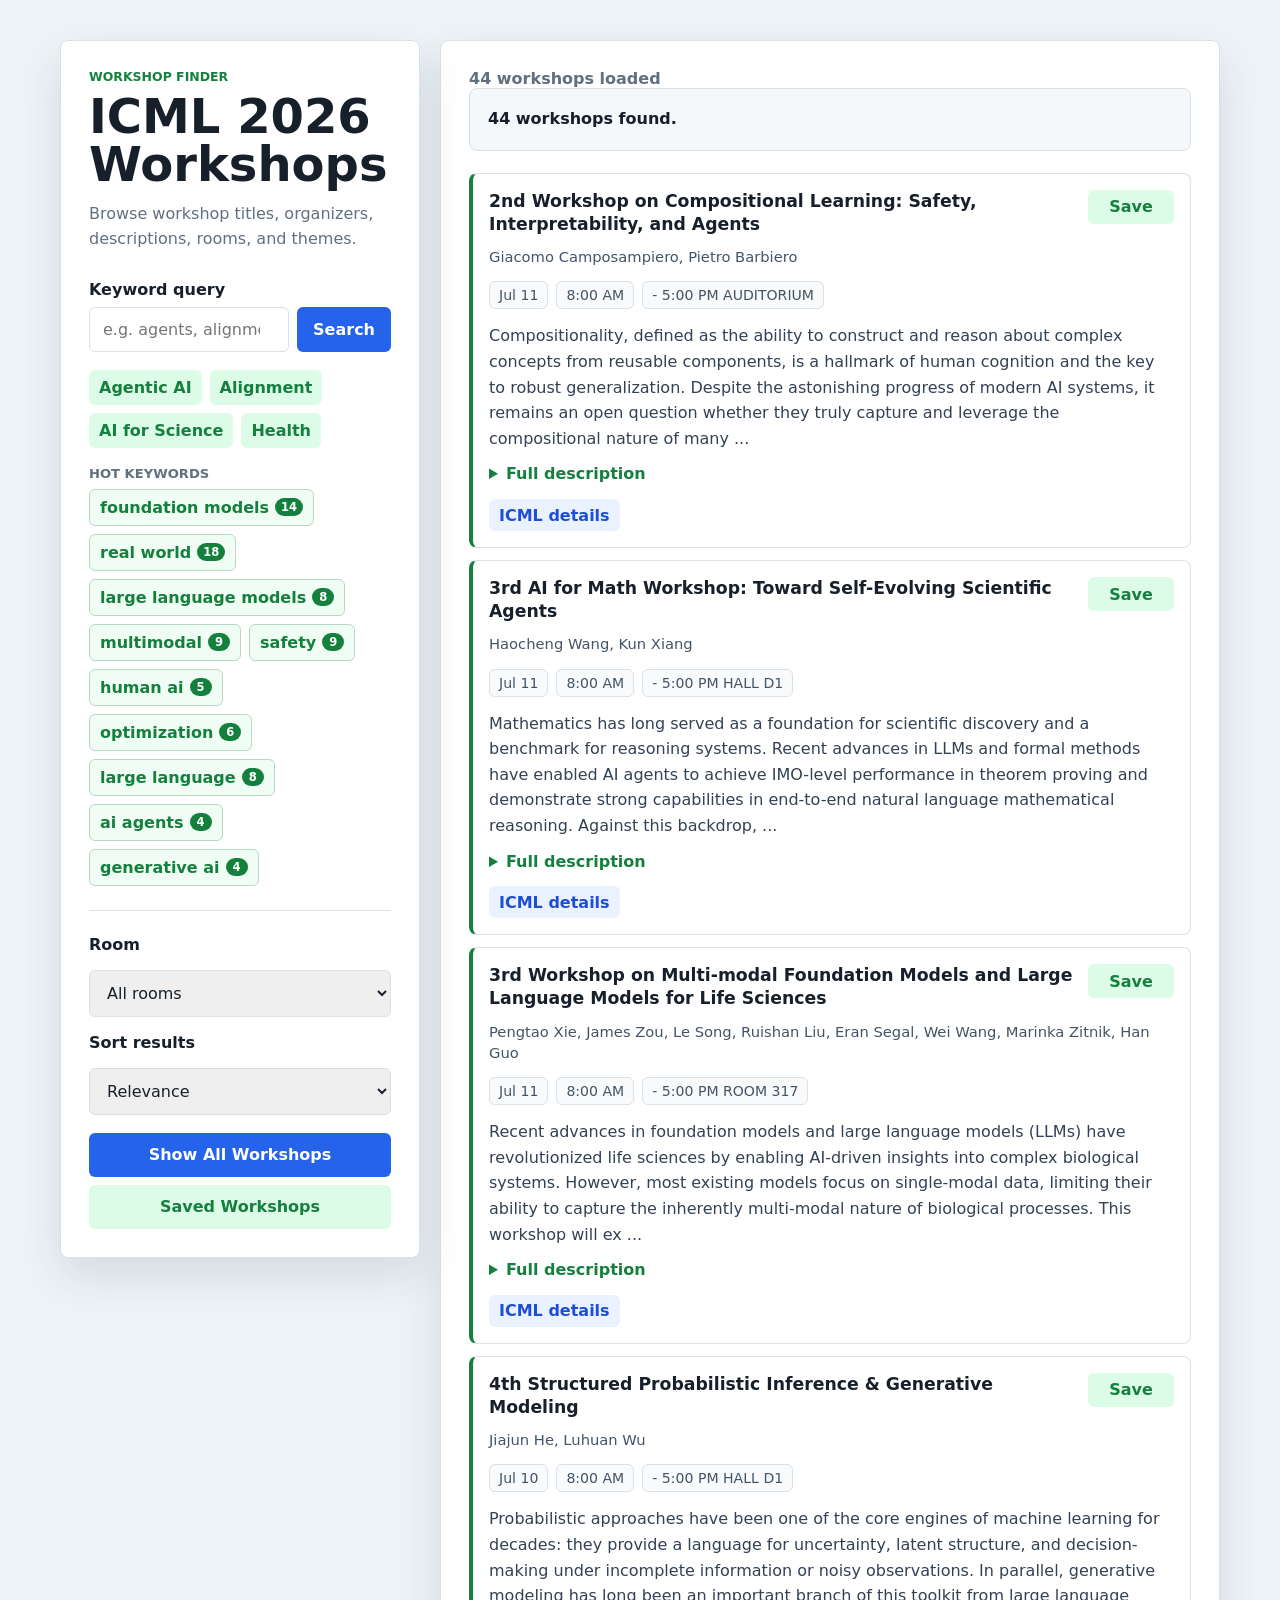
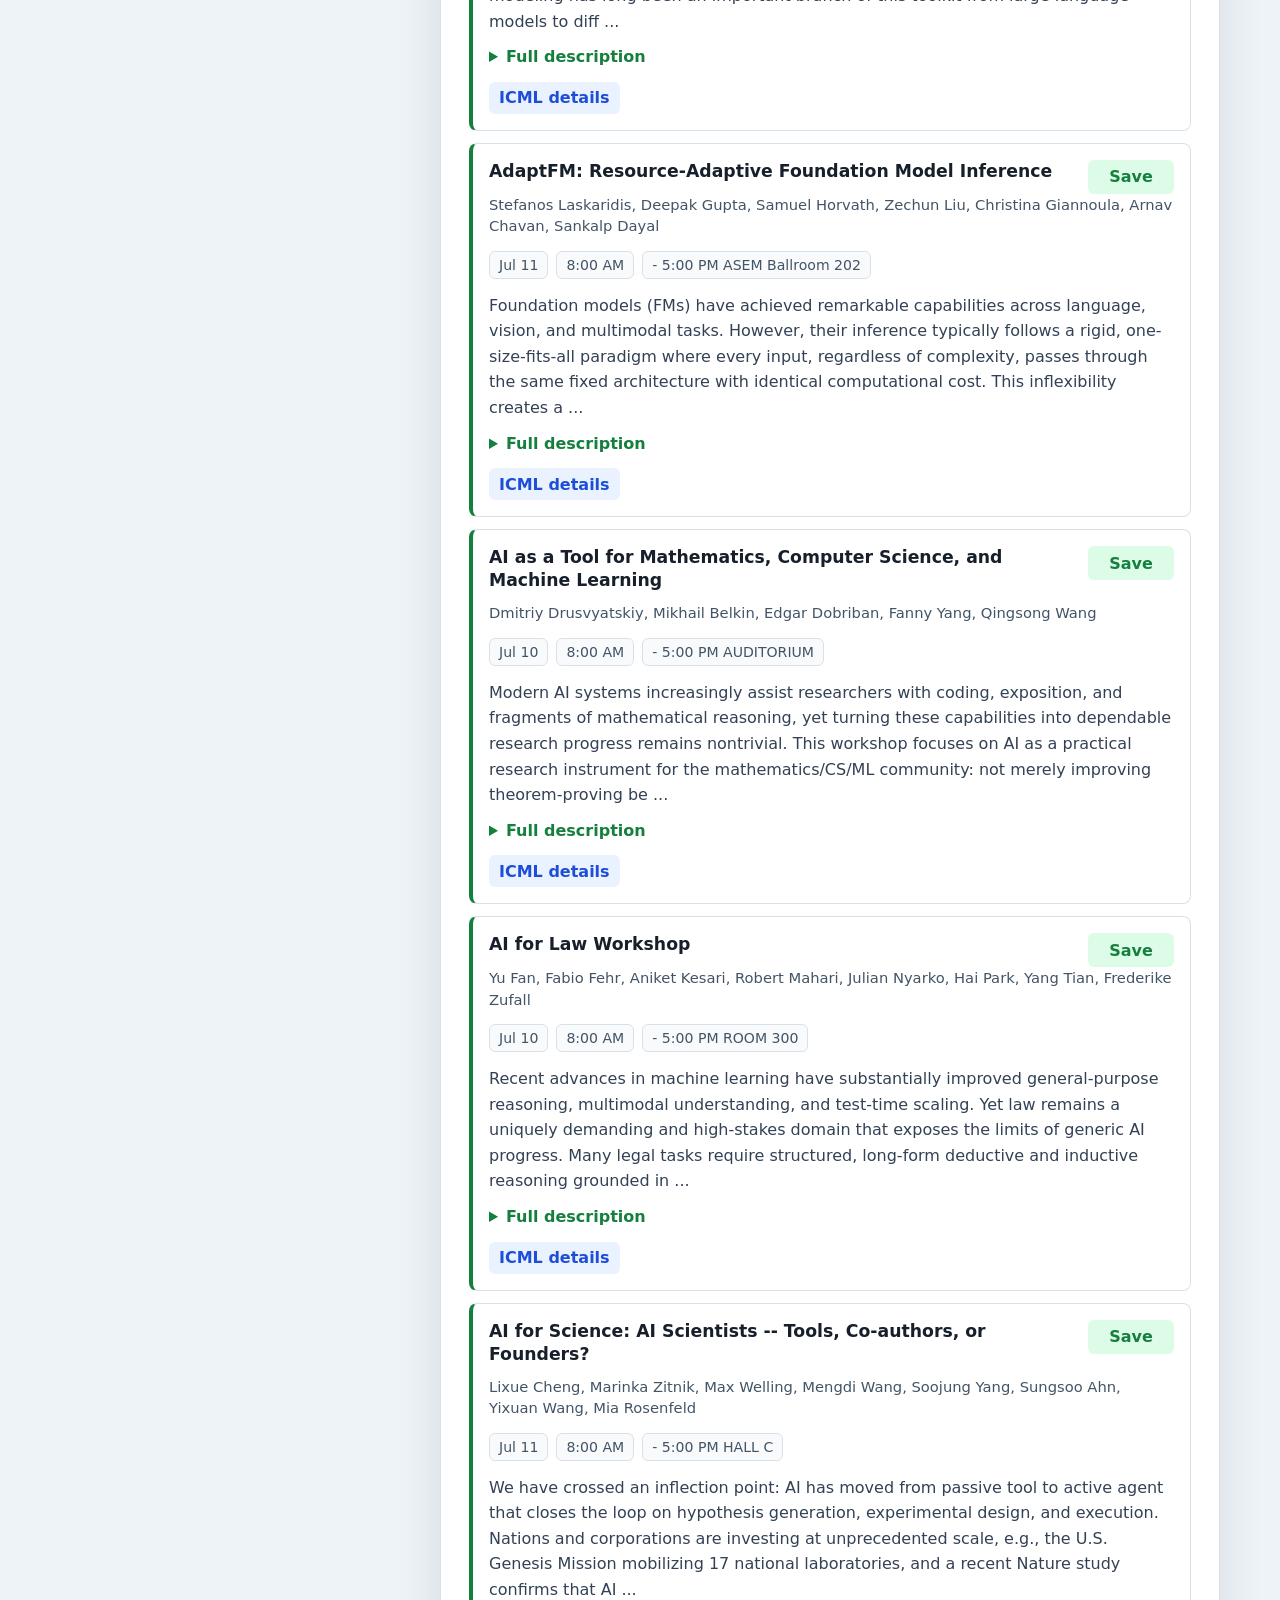
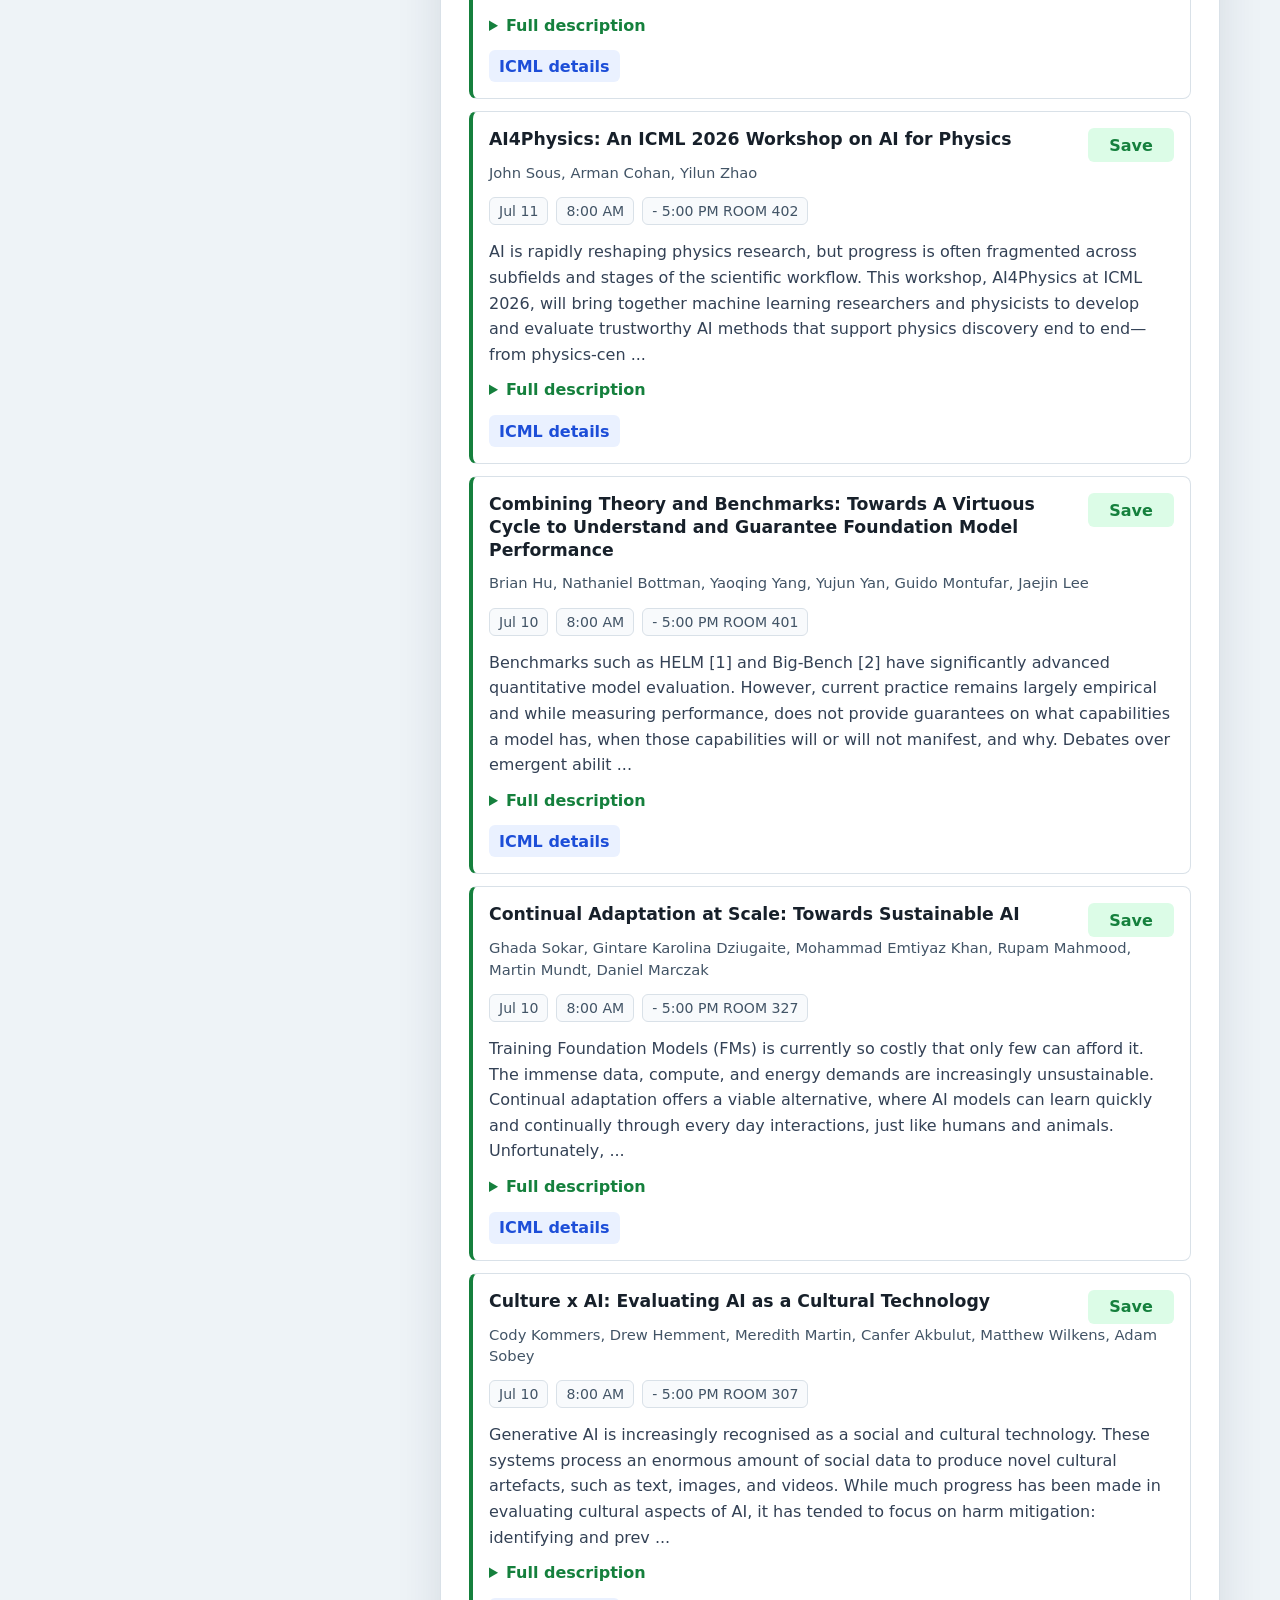
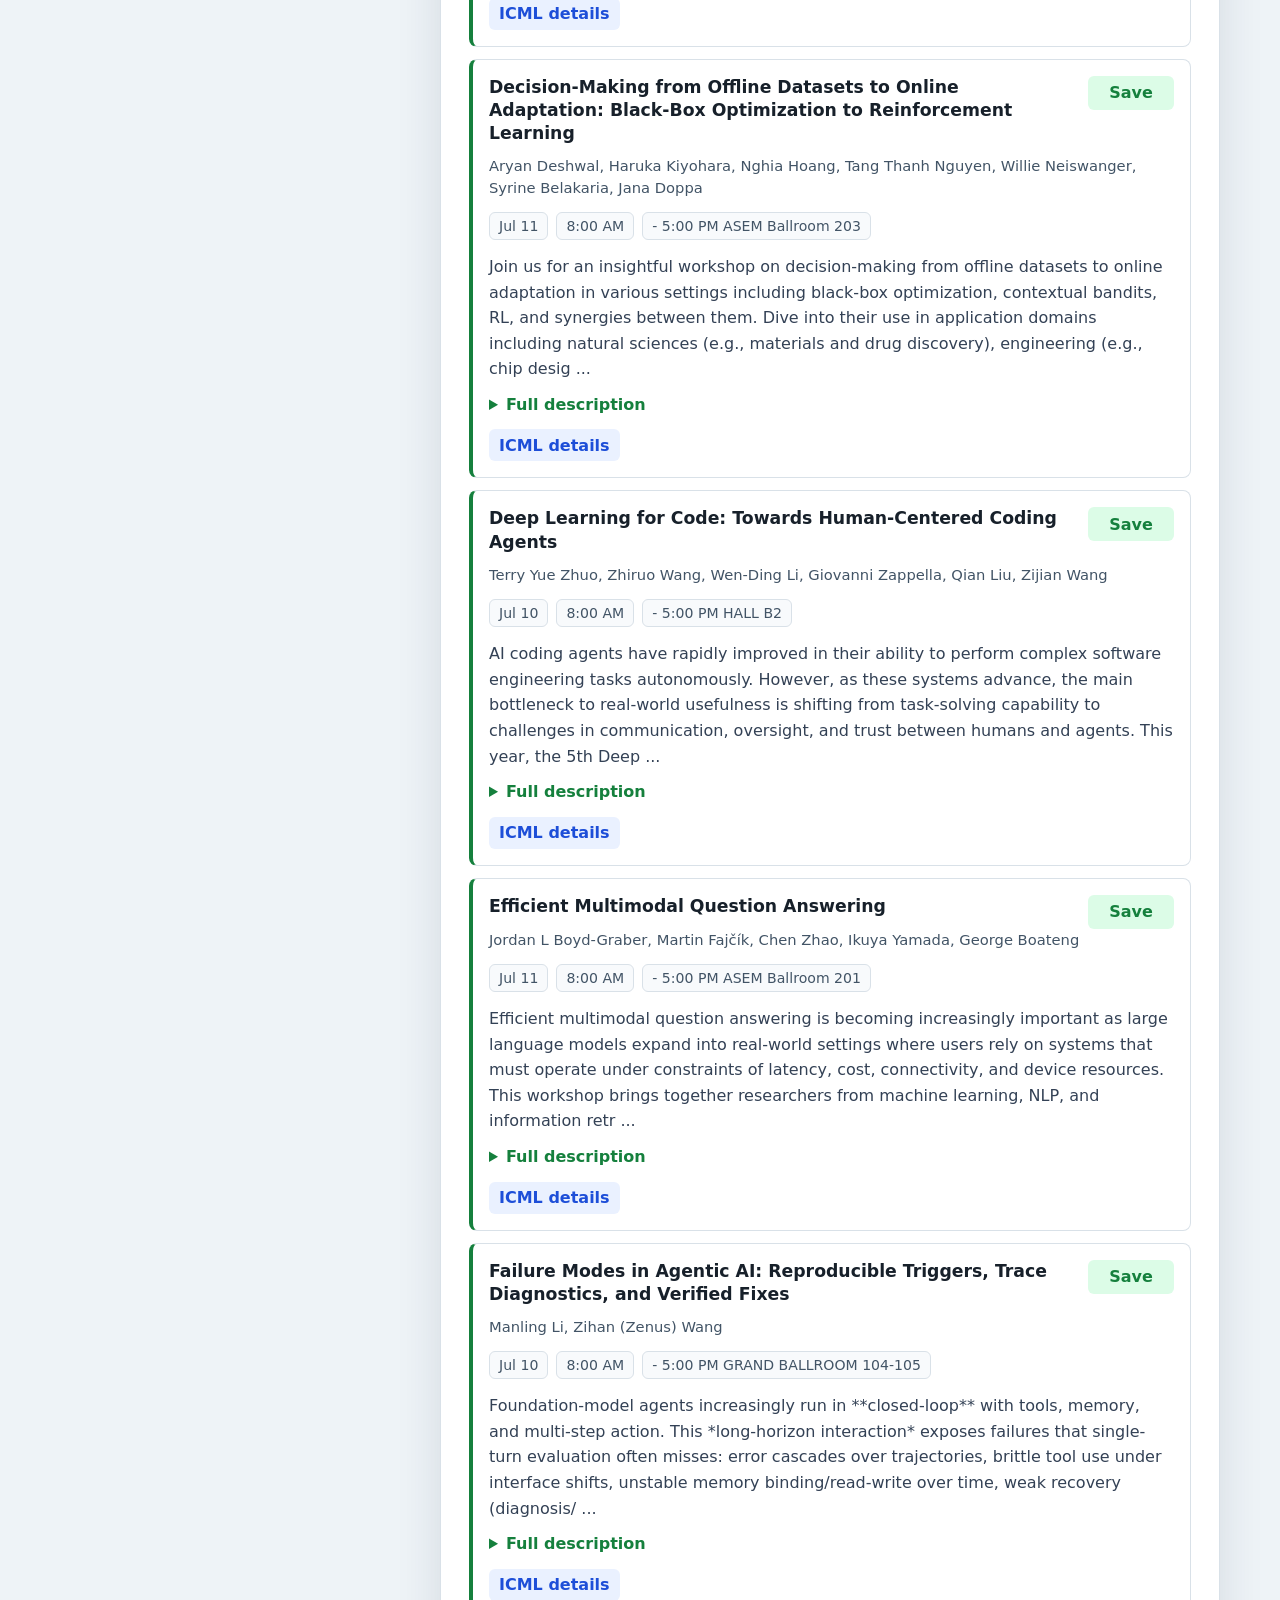
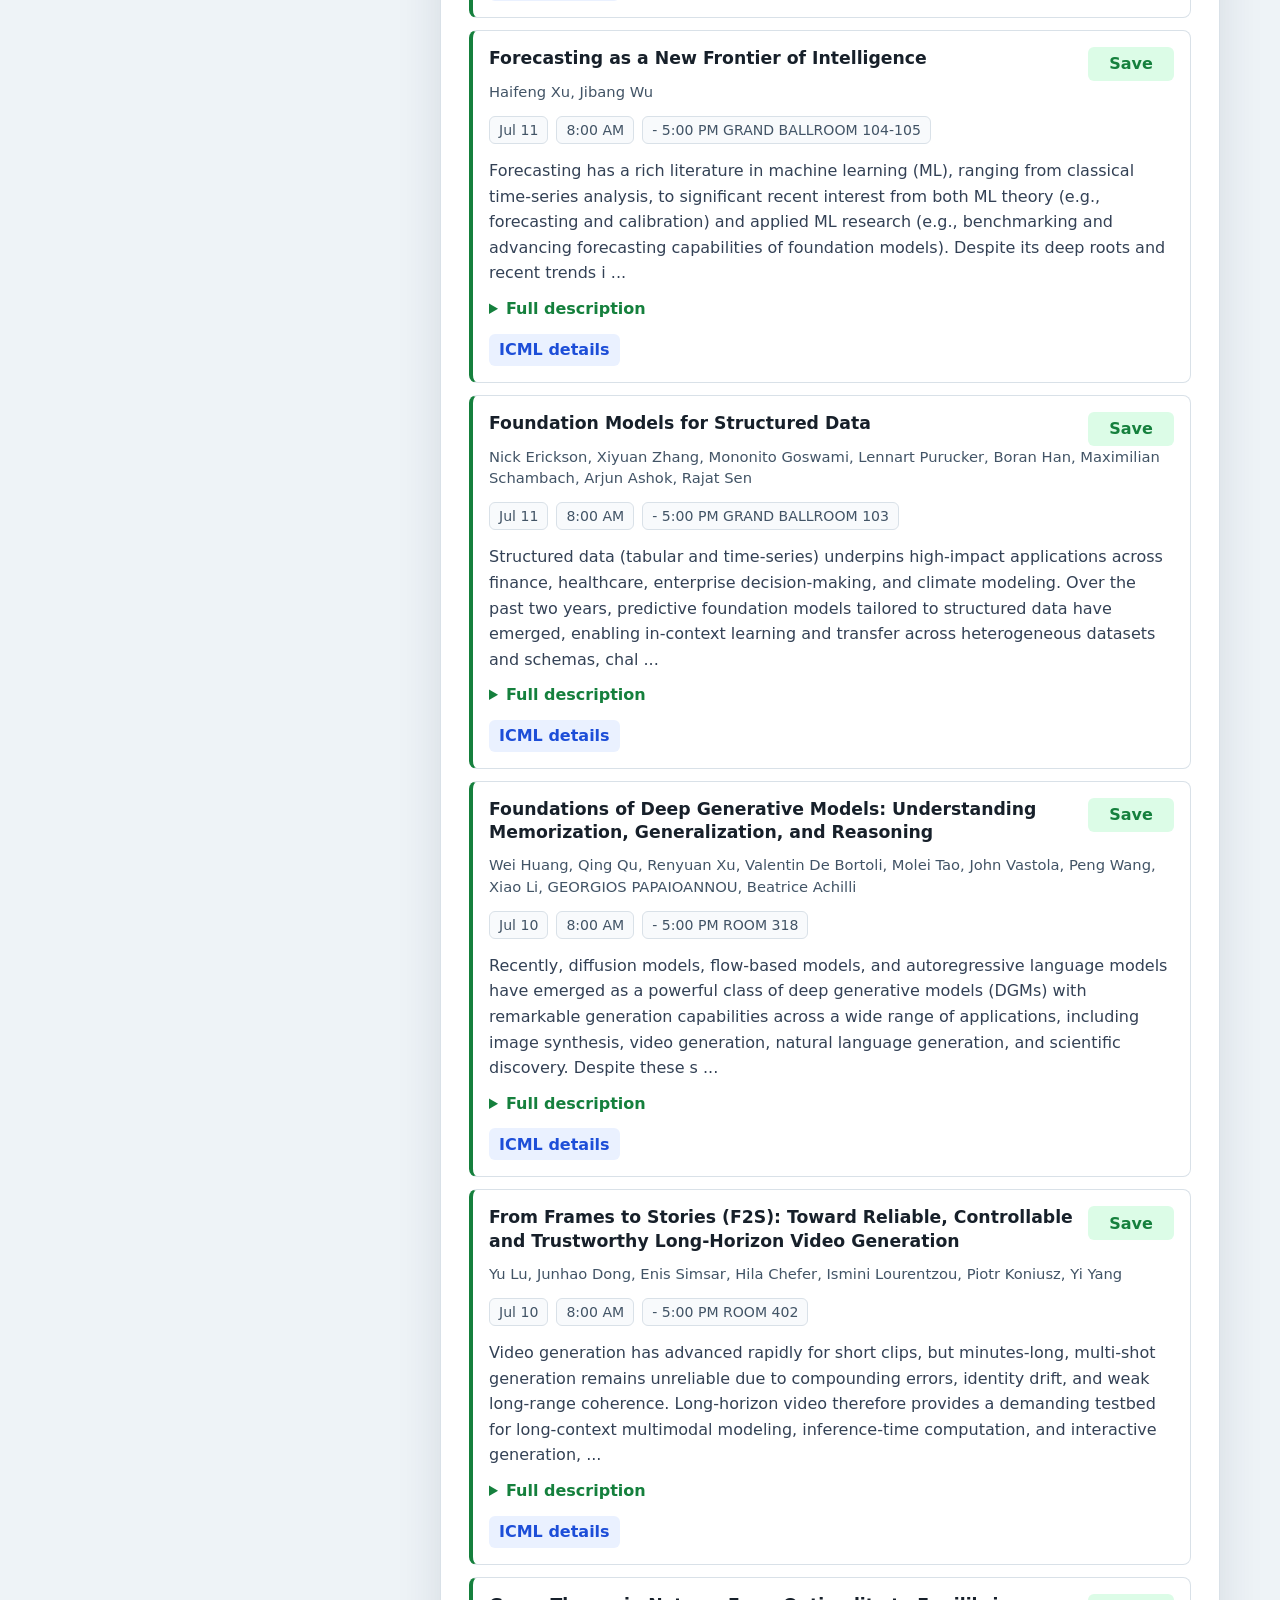
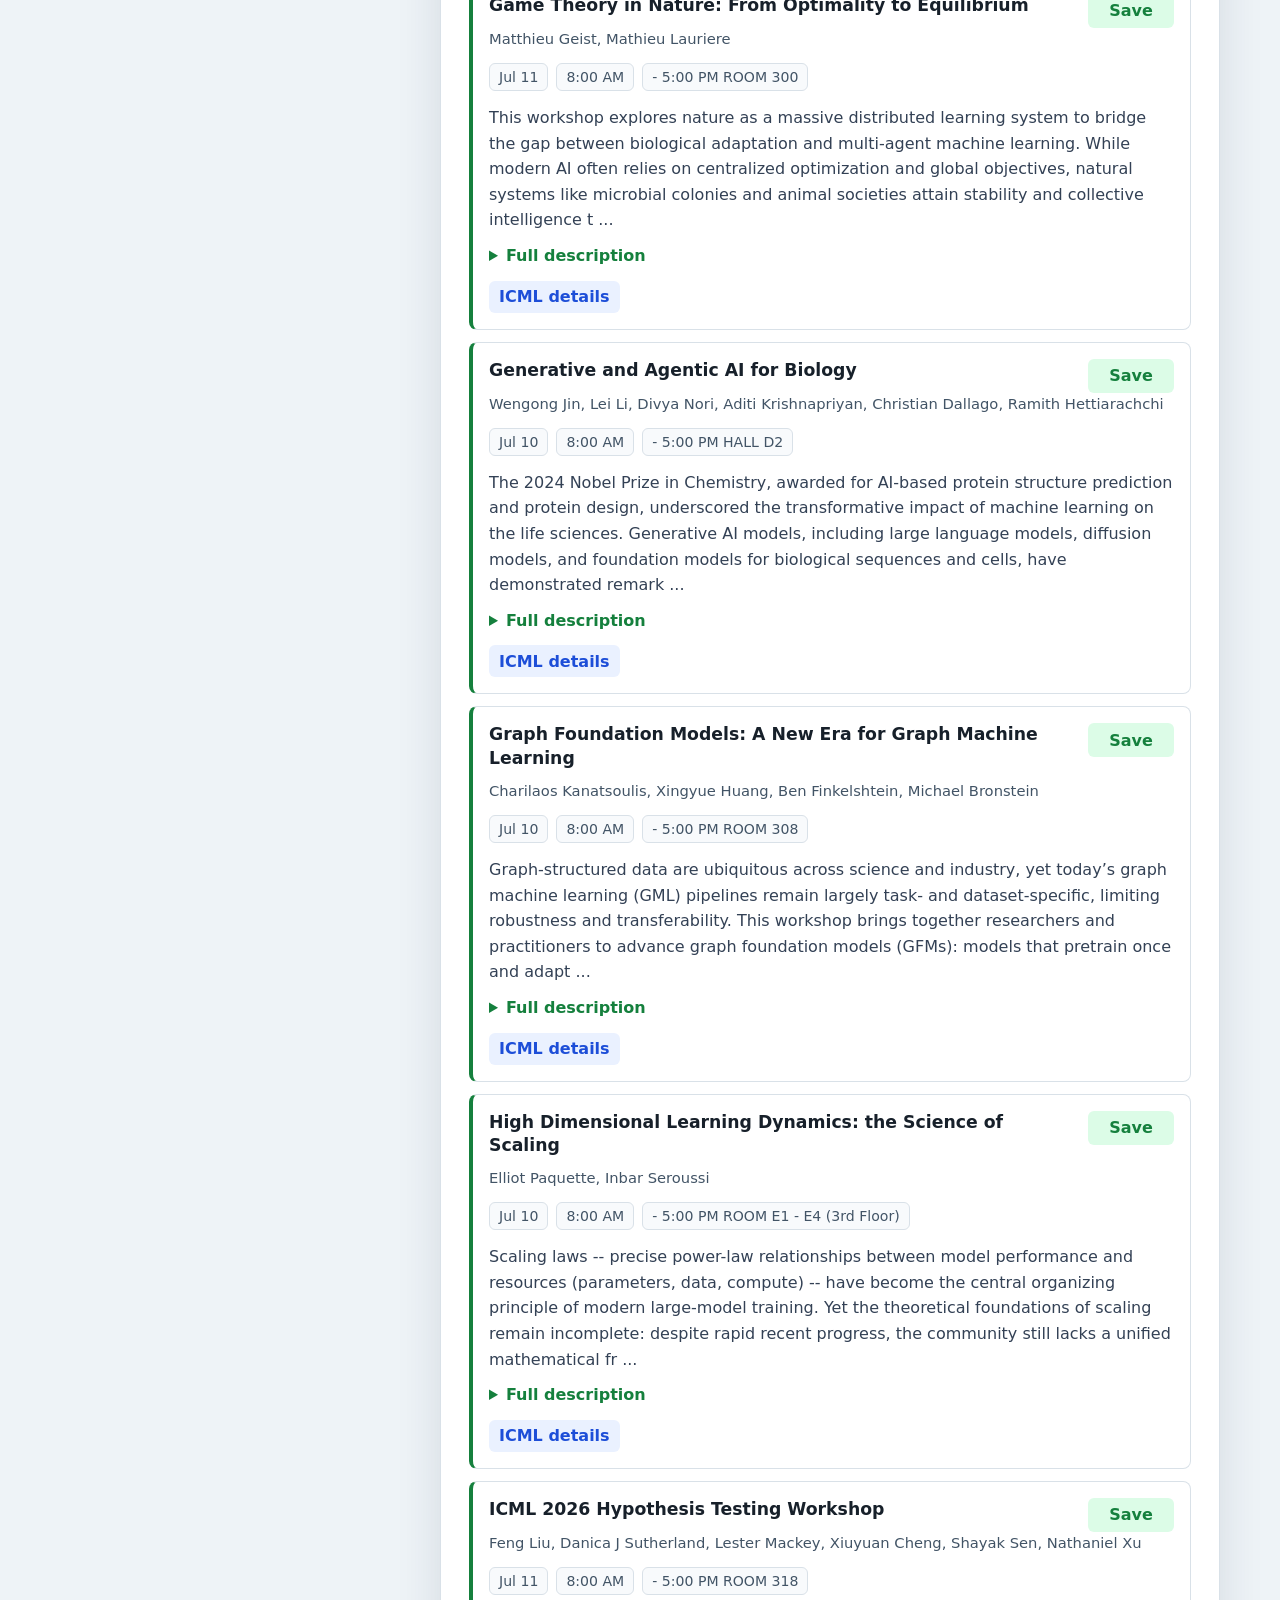
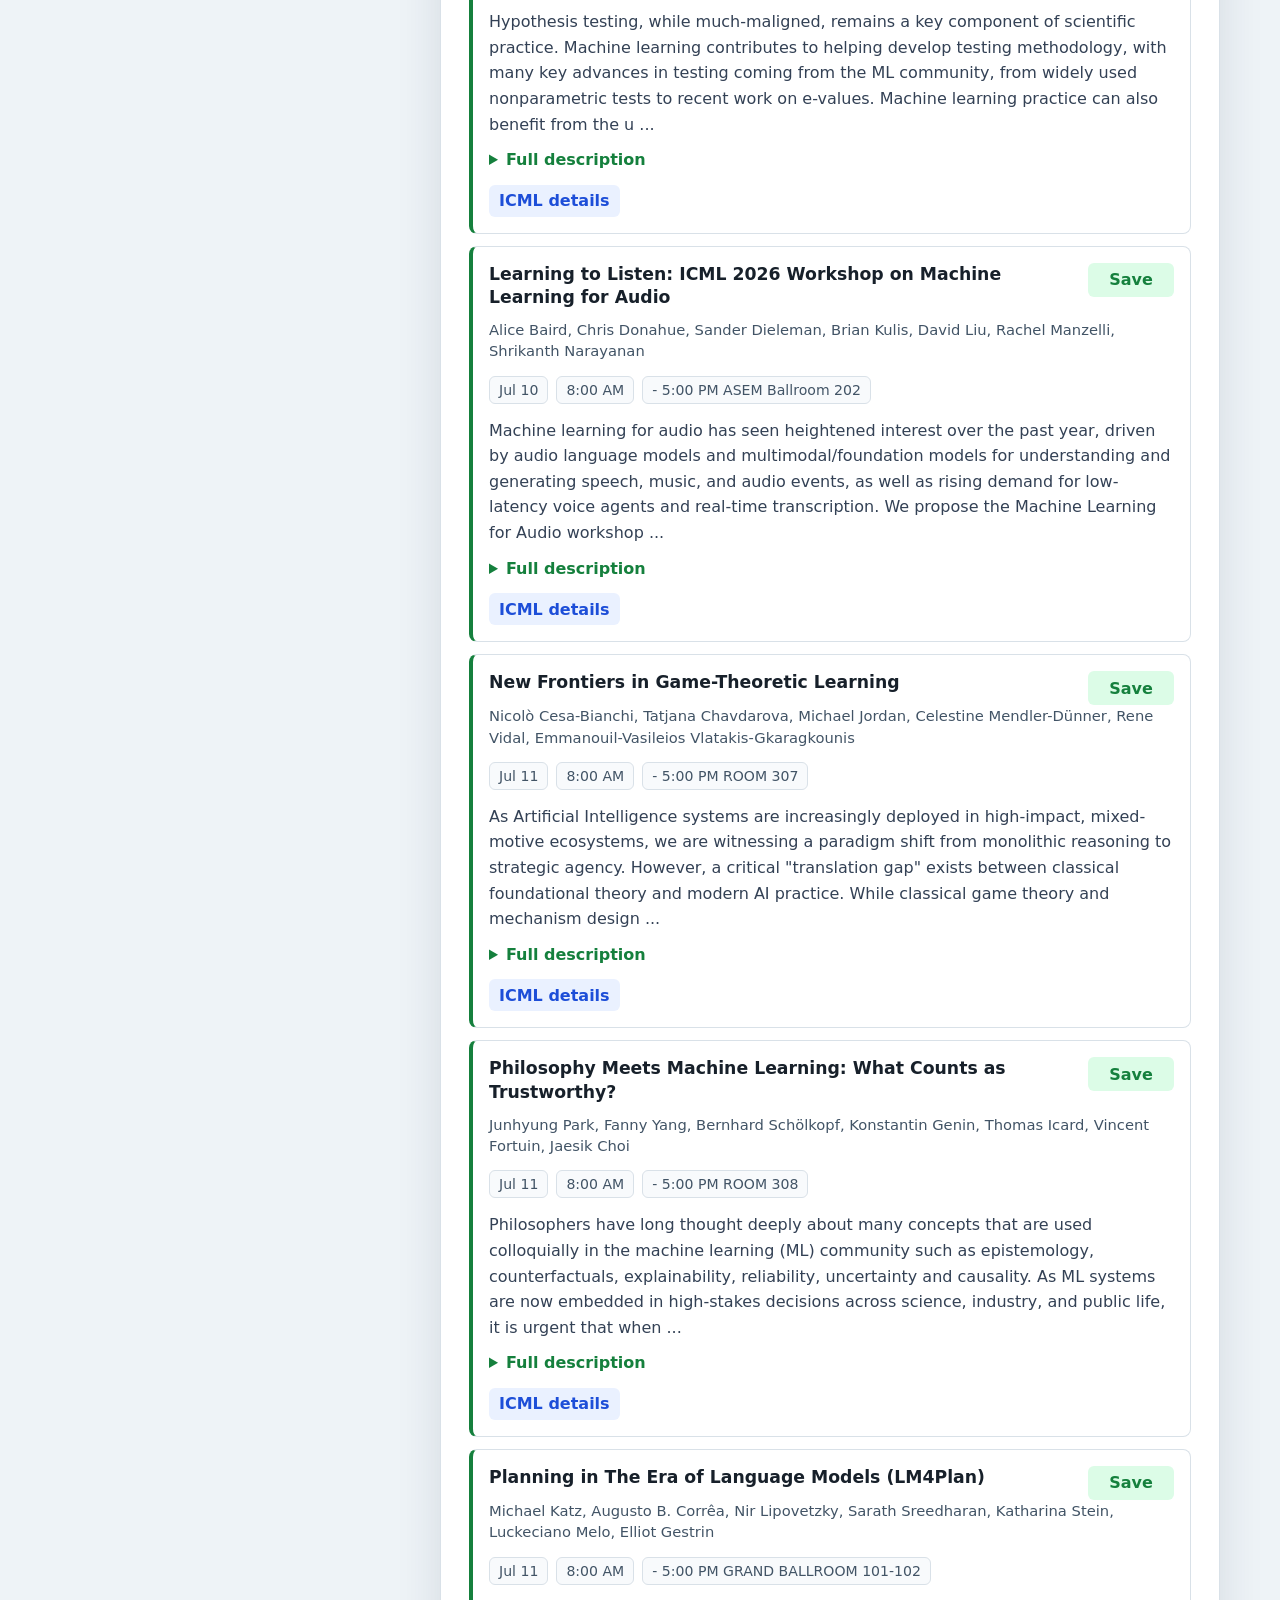
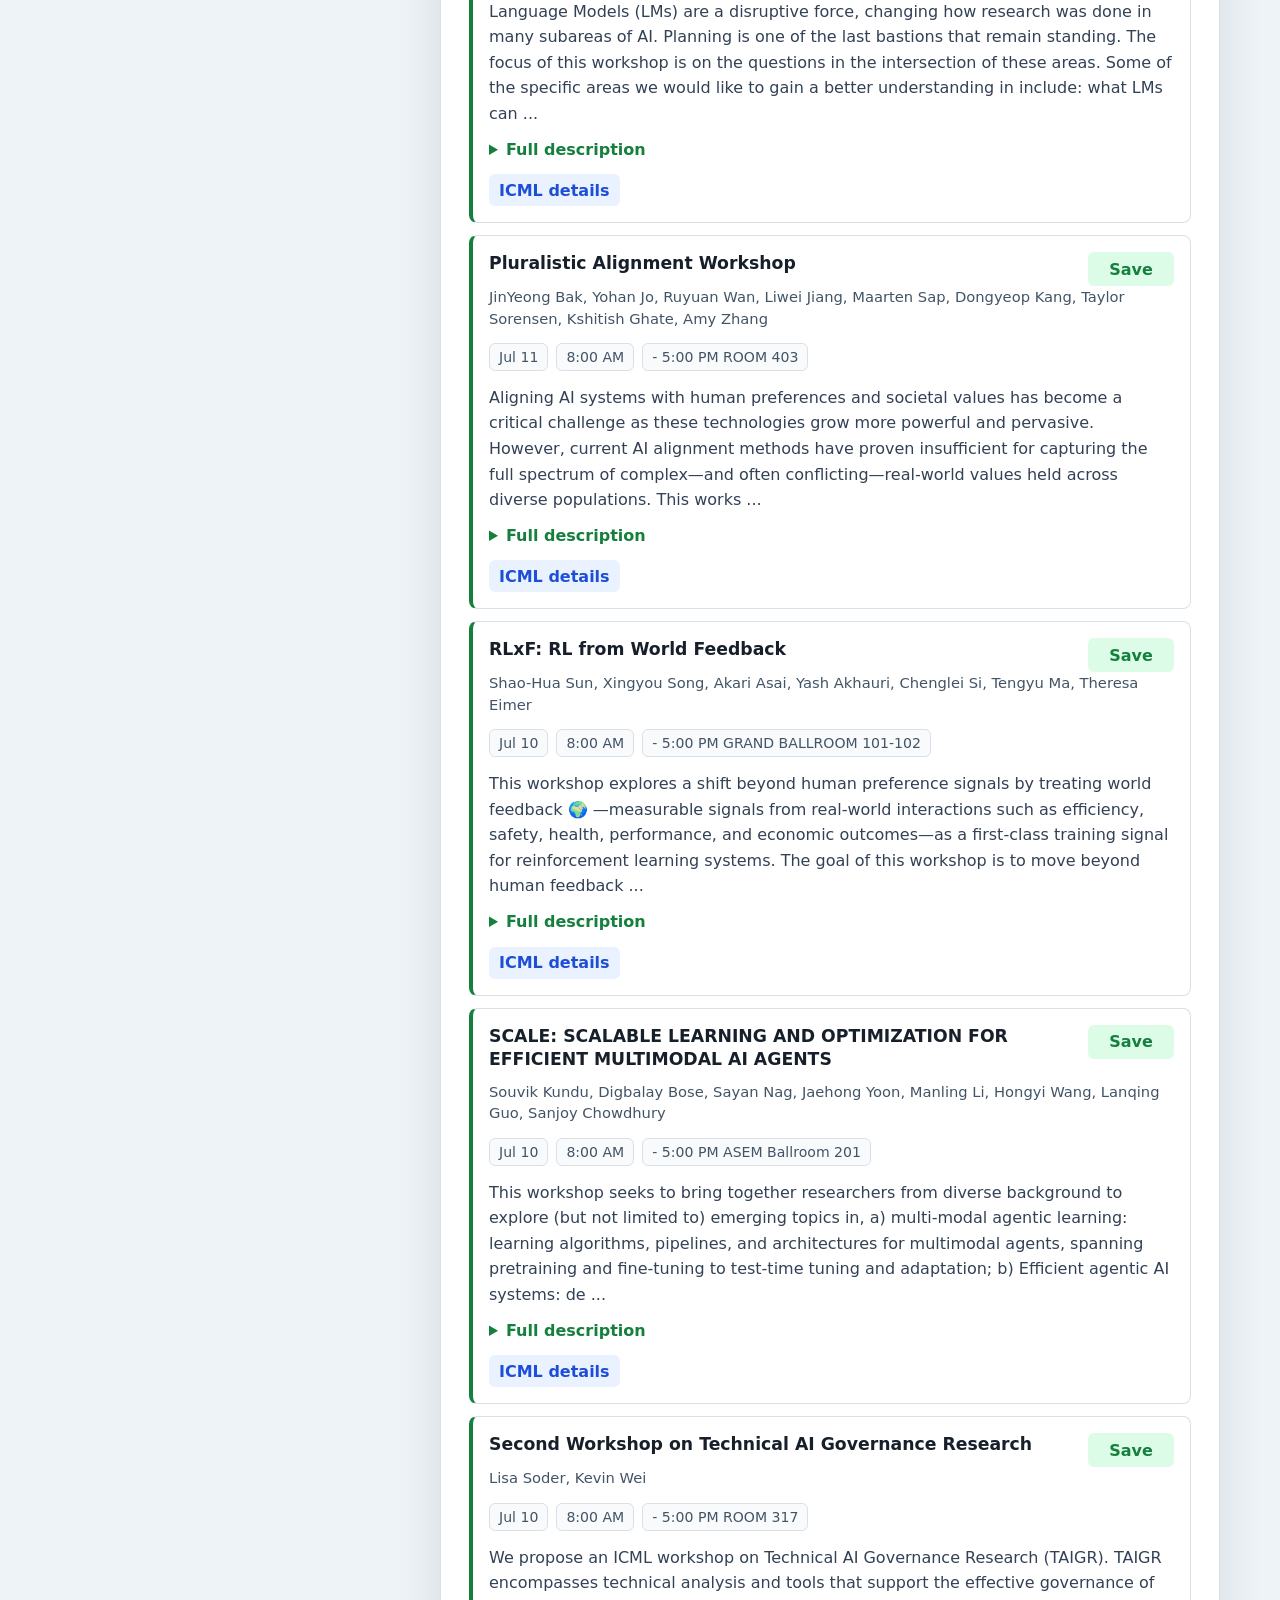
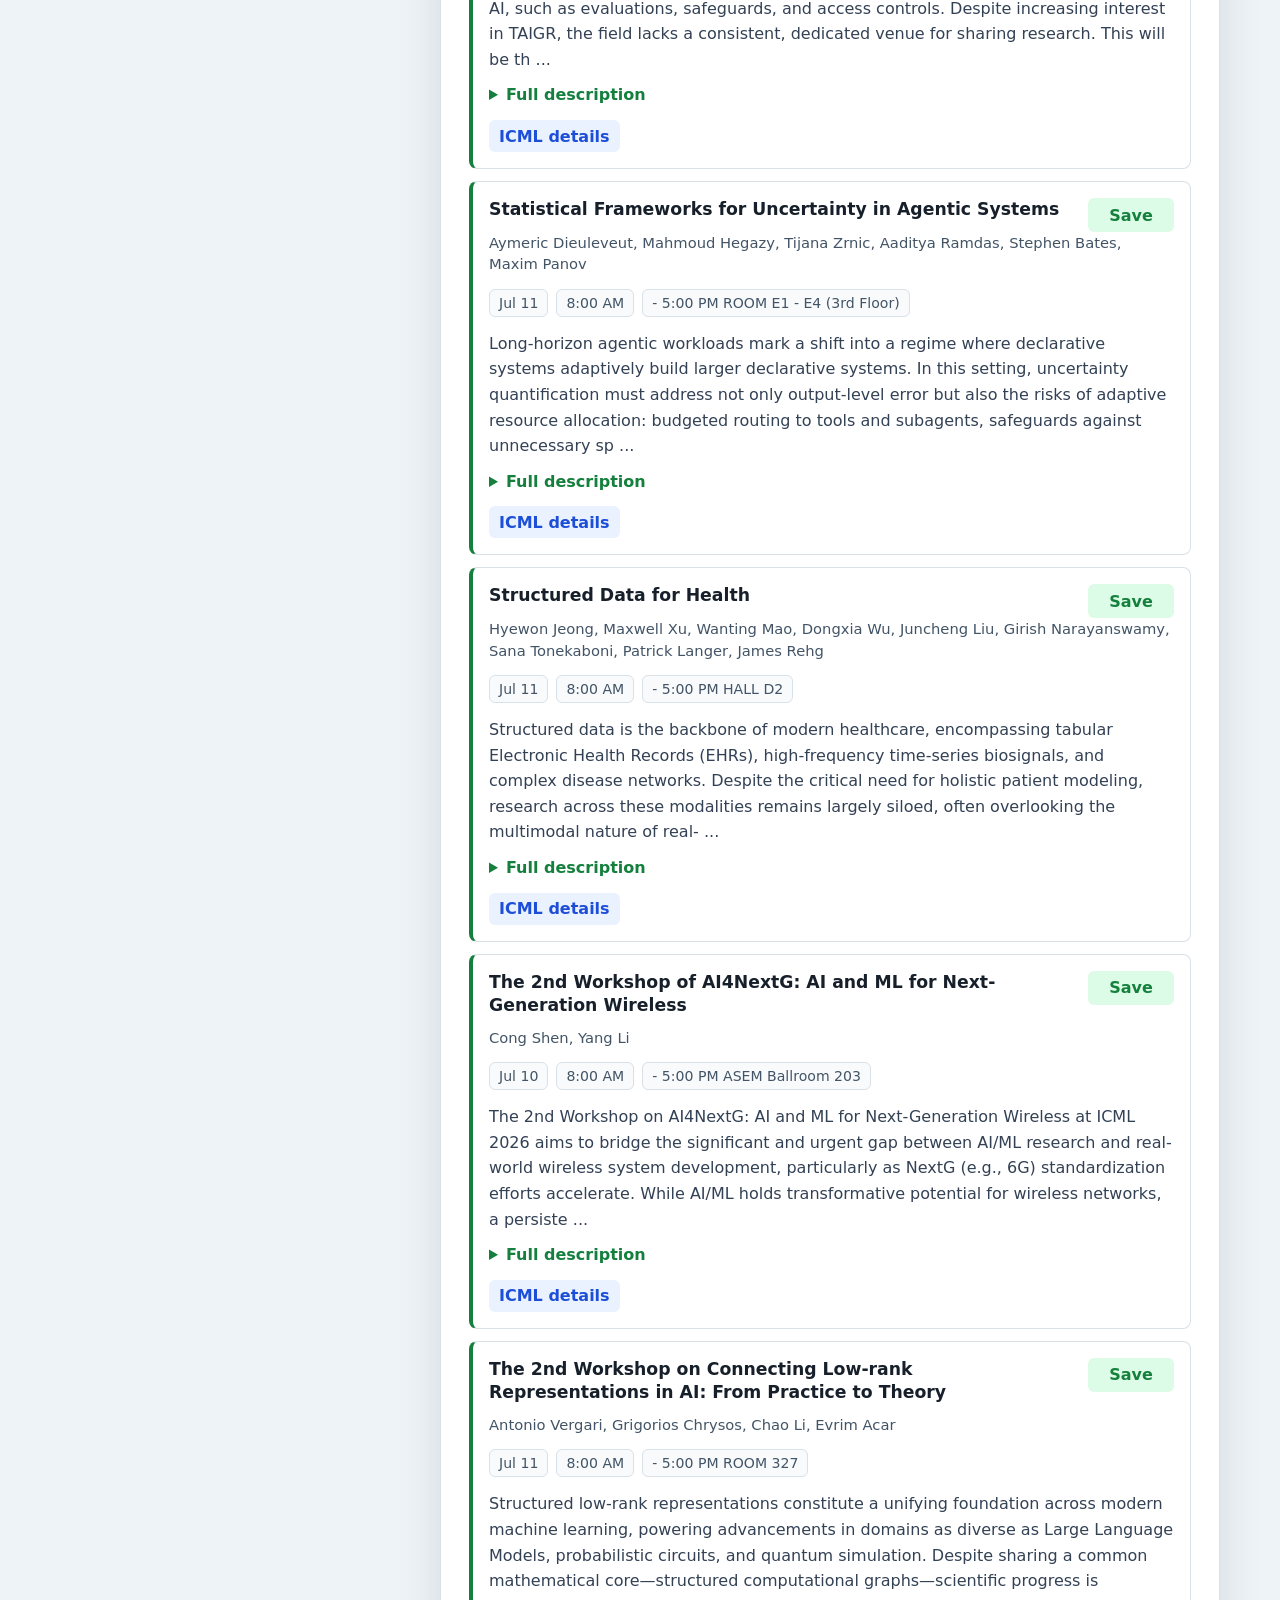
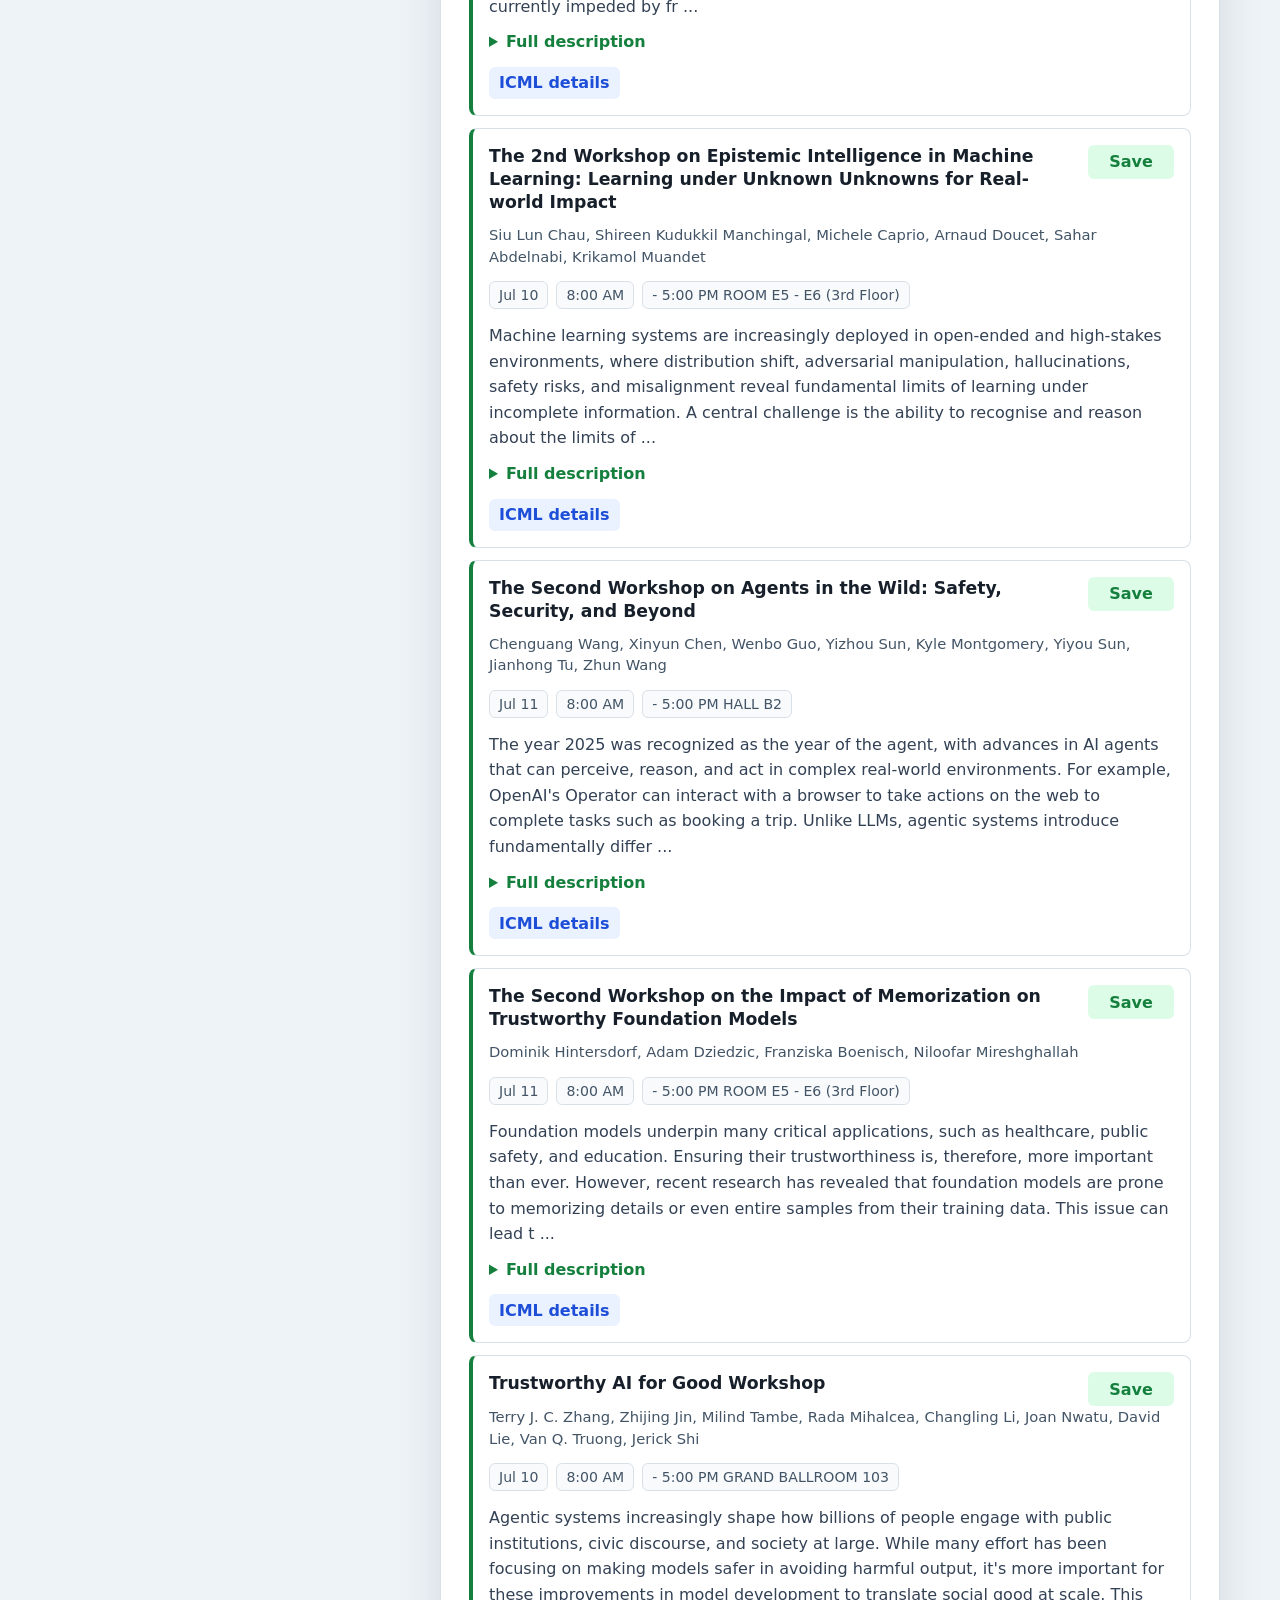
<file: workshops/index.html>
<!doctype html>
<html lang="en">
  <head>
    <meta charset="utf-8" />
    <meta name="viewport" content="width=device-width, initial-scale=1" />
    <title>ICML 2026 Workshop Finder</title>
    <link rel="stylesheet" href="./styles.css" />
  </head>
  <body>
    <main class="app-shell">
      <section class="search-panel" aria-labelledby="page-title">
        <div>
          <p class="eyebrow">Workshop Finder</p>
          <h1 id="page-title">ICML 2026 Workshops</h1>
          <p class="subtitle">
            Browse workshop titles, organizers, descriptions, rooms, and themes.
          </p>
        </div>

        <form id="search-form" class="search-form">
          <label for="query">Keyword query</label>
          <div class="search-row">
            <input
              id="query"
              name="query"
              type="search"
              autocomplete="off"
              placeholder="e.g. agents, alignment, physics, health"
            />
            <button type="submit">Search</button>
          </div>
        </form>

        <div class="quick-filters" aria-label="Example queries">
          <button type="button" data-query="agentic ai">Agentic AI</button>
          <button type="button" data-query="alignment">Alignment</button>
          <button type="button" data-query="ai for science">AI for Science</button>
          <button type="button" data-query="health">Health</button>
        </div>

        <section class="hot-keywords" aria-label="Hot keywords">
          <div class="hot-keywords-title">Hot Keywords</div>
          <div id="hot-keywords-list" class="hot-keywords-list"></div>
        </section>

        <section class="filters" aria-label="Filters">
          <label for="room-filter">Room</label>
          <select id="room-filter"></select>

          <label for="sort-select">Sort results</label>
          <select id="sort-select">
            <option value="relevance">Relevance</option>
            <option value="title">Title</option>
            <option value="room">Room</option>
          </select>
        </section>

        <div class="action-grid">
          <button id="show-all-button" type="button">Show All Workshops</button>
          <button id="saved-button" type="button">Saved Workshops</button>
        </div>
      </section>

      <section class="answer-panel" aria-live="polite">
        <div id="status" class="status">Loading workshops...</div>
        <div id="answer" class="answer"></div>
        <div id="results" class="results"></div>
      </section>
    </main>

    <script src="./app.js"></script>
  </body>
</html>
</file>
<file: workshops/styles.css>
:root {
  color-scheme: light;
  --ink: #17202a;
  --muted: #607080;
  --line: #d9e1e8;
  --soft: #f4f8fb;
  --panel: #ffffff;
  --accent: #2563eb;
  --accent-dark: #1d4ed8;
  --green: #15803d;
  --green-soft: #dcfce7;
  --mark: #fff0b8;
  --shadow: 0 18px 45px rgba(24, 39, 58, 0.12);
}

* {
  box-sizing: border-box;
}

body {
  margin: 0;
  min-height: 100vh;
  font-family:
    Inter, ui-sans-serif, system-ui, -apple-system, BlinkMacSystemFont, "Segoe UI",
    sans-serif;
  background: #eef3f7;
  color: var(--ink);
}

button,
input,
select {
  font: inherit;
}

.app-shell {
  width: min(1160px, calc(100% - 32px));
  margin: 0 auto;
  padding: 40px 0;
  display: grid;
  grid-template-columns: 360px 1fr;
  gap: 20px;
}

.search-panel,
.answer-panel {
  background: var(--panel);
  border: 1px solid var(--line);
  border-radius: 8px;
  box-shadow: var(--shadow);
}

.search-panel {
  position: sticky;
  top: 24px;
  align-self: start;
  padding: 28px;
}

.answer-panel {
  min-height: calc(100vh - 80px);
  padding: 28px;
}

.eyebrow {
  margin: 0 0 8px;
  color: var(--green);
  font-size: 0.78rem;
  font-weight: 850;
  letter-spacing: 0;
  text-transform: uppercase;
}

h1 {
  margin: 0;
  font-size: clamp(2rem, 4vw, 3rem);
  line-height: 1;
  letter-spacing: 0;
}

.subtitle {
  margin: 14px 0 0;
  color: var(--muted);
  line-height: 1.55;
}

.search-form {
  margin-top: 28px;
}

.search-form label,
.filters label {
  display: block;
  margin-bottom: 8px;
  font-weight: 760;
}

.search-row {
  display: flex;
  gap: 8px;
}

.search-row input,
.filters select {
  width: 100%;
  min-width: 0;
  border: 1px solid var(--line);
  border-radius: 6px;
  padding: 12px 13px;
  color: var(--ink);
  outline: none;
}

.search-row input:focus,
.filters select:focus {
  border-color: var(--accent);
  box-shadow: 0 0 0 3px rgba(37, 99, 235, 0.14);
}

.search-row button,
.quick-filters button,
.hot-keywords-list button,
.action-grid button,
.save-button {
  border: 0;
  border-radius: 6px;
  cursor: pointer;
}

.search-row button,
.action-grid button {
  flex: 0 0 auto;
  padding: 0 16px;
  color: white;
  background: var(--accent);
  font-weight: 820;
}

.search-row button:hover,
.action-grid button:hover {
  background: var(--accent-dark);
}

.quick-filters {
  display: flex;
  flex-wrap: wrap;
  gap: 8px;
  margin-top: 18px;
}

.quick-filters button {
  padding: 8px 10px;
  color: var(--green);
  background: var(--green-soft);
  font-weight: 760;
}

.hot-keywords {
  margin-top: 18px;
}

.hot-keywords-title {
  margin-bottom: 8px;
  color: var(--muted);
  font-size: 0.82rem;
  font-weight: 820;
  text-transform: uppercase;
}

.hot-keywords-list {
  display: flex;
  flex-wrap: wrap;
  gap: 8px;
}

.hot-keywords-list button {
  display: inline-flex;
  align-items: center;
  gap: 6px;
  max-width: 100%;
  padding: 8px 10px;
  border: 1px solid #b9d8c4;
  color: var(--green);
  background: #f0fdf4;
  font-weight: 760;
}

.hot-keywords-list button:hover {
  border-color: var(--green);
  background: var(--green-soft);
}

.hot-keywords-list span {
  overflow-wrap: anywhere;
}

.hot-keywords-list small {
  flex: 0 0 auto;
  min-width: 22px;
  padding: 2px 6px;
  border-radius: 999px;
  color: white;
  background: var(--green);
  font-size: 0.72rem;
  font-weight: 820;
  text-align: center;
}

.filters {
  display: grid;
  gap: 8px;
  margin-top: 24px;
  padding-top: 24px;
  border-top: 1px solid var(--line);
}

.filters label:not(:first-child) {
  margin-top: 8px;
}

.action-grid {
  display: grid;
  gap: 8px;
  margin-top: 18px;
}

.action-grid button {
  min-height: 44px;
}

#saved-button {
  color: var(--green);
  background: var(--green-soft);
}

#saved-button:hover {
  background: #bbf7d0;
}

.status {
  color: var(--muted);
  font-weight: 760;
}

.answer {
  margin: 0 0 22px;
  padding: 18px;
  background: var(--soft);
  border: 1px solid var(--line);
  border-radius: 8px;
  line-height: 1.55;
}

.results {
  display: grid;
  gap: 12px;
}

.workshop-card {
  padding: 16px;
  border: 1px solid var(--line);
  border-left: 4px solid var(--green);
  border-radius: 8px;
  background: white;
}

.workshop-header {
  display: grid;
  grid-template-columns: 1fr auto;
  gap: 12px;
  align-items: start;
}

.workshop-title {
  margin: 0 0 10px;
  font-size: 1.08rem;
  line-height: 1.34;
}

.save-button {
  min-width: 86px;
  min-height: 34px;
  padding: 6px 10px;
  color: var(--green);
  background: var(--green-soft);
  font-weight: 820;
}

.save-button.saved {
  color: white;
  background: var(--green);
}

.organizers {
  color: #425466;
  font-size: 0.92rem;
  line-height: 1.45;
}

.meta {
  display: flex;
  flex-wrap: wrap;
  gap: 8px;
  margin-top: 14px;
}

.pill {
  display: inline-flex;
  align-items: center;
  min-height: 28px;
  padding: 4px 9px;
  border: 1px solid var(--line);
  border-radius: 6px;
  color: #425466;
  background: #f8fafc;
  font-size: 0.88rem;
}

.abstract {
  margin: 14px 0 0;
  color: #334155;
  line-height: 1.6;
}

.abstract-details {
  margin-top: 10px;
  color: #334155;
  line-height: 1.6;
}

.abstract-details summary {
  color: var(--green);
  cursor: pointer;
  font-weight: 820;
}

.links {
  display: flex;
  flex-wrap: wrap;
  gap: 8px;
  margin-top: 12px;
}

.link-button {
  display: inline-flex;
  align-items: center;
  min-height: 32px;
  padding: 6px 10px;
  border-radius: 6px;
  color: var(--accent-dark);
  background: #eaf1ff;
  font-weight: 760;
  text-decoration: none;
}

mark {
  border-radius: 3px;
  background: var(--mark);
}

@media (max-width: 860px) {
  .app-shell {
    grid-template-columns: 1fr;
    padding: 18px 0;
  }

  .search-panel {
    position: static;
  }

  .workshop-header {
    grid-template-columns: 1fr;
  }

  .save-button {
    width: 100%;
  }
}
</file>
